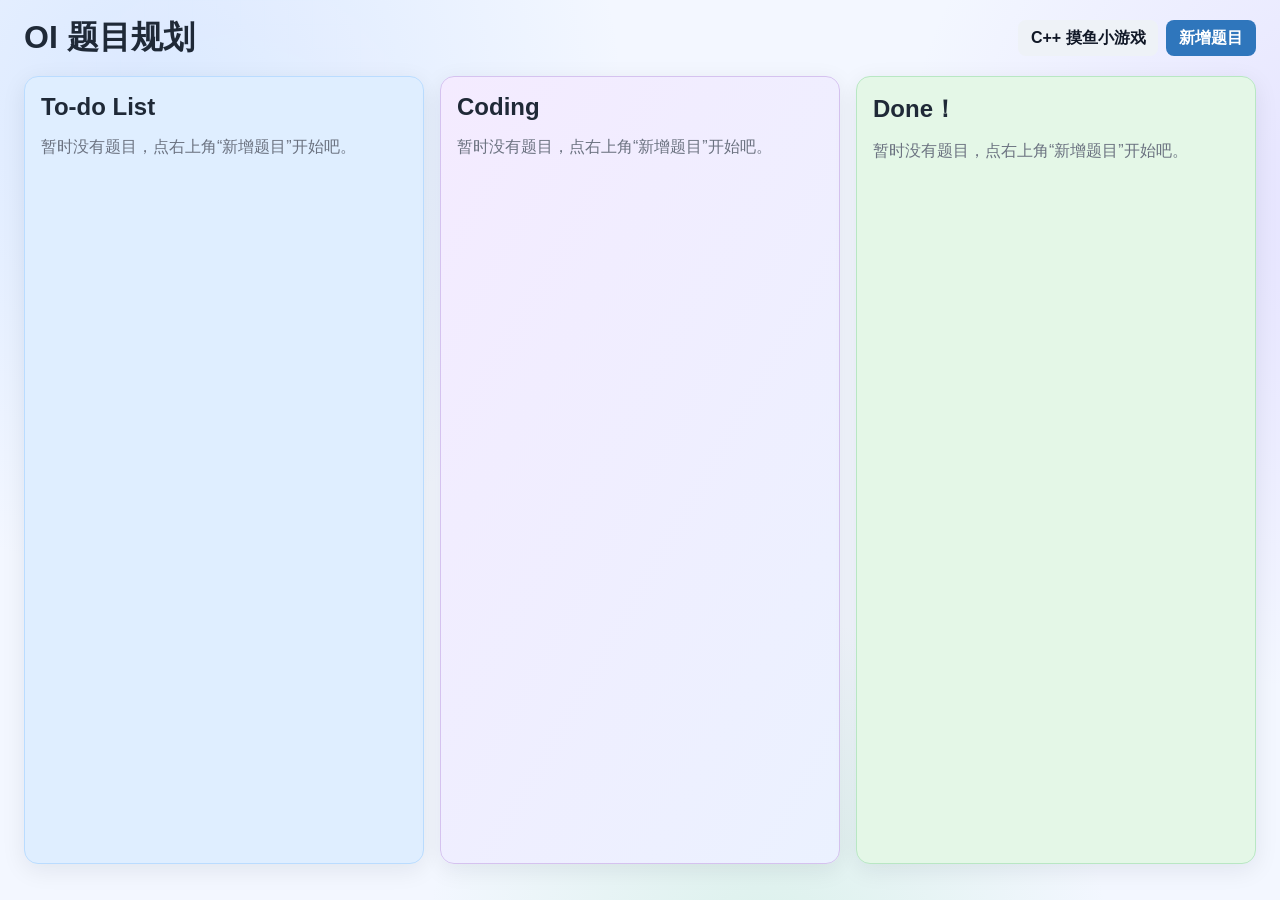
<file: index.html>
<!doctype html>
<html lang="zh-CN">
  <head>
    <meta charset="UTF-8" />
    <meta name="viewport" content="width=device-width, initial-scale=1.0" />
    <title>OI 题目规划</title>
    <link rel="stylesheet" href="styles.css" />
  </head>
  <body>
    <header class="topbar">
      <h1>OI 题目规划</h1>
      <div class="row">
        <a class="button ghost" href="game.html">C++ 摸鱼小游戏</a>
        <a class="button primary strong" href="add.html">新增题目</a>
      </div>
    </header>

    <main class="board" id="board"></main>

    <template id="problemCardTemplate">
      <article class="problem-card">
        <div class="problem-head">
          <a class="problem-title" target="_blank" rel="noopener noreferrer"></a>
          <span class="difficulty"></span>
        </div>
        <p class="problem-note"></p>
        <div class="problem-actions">
          <button class="button upgrade-btn" type="button">升级到下一池</button>
        </div>
      </article>
    </template>

    <script src="app.js"></script>
  </body>
</html>
</file>
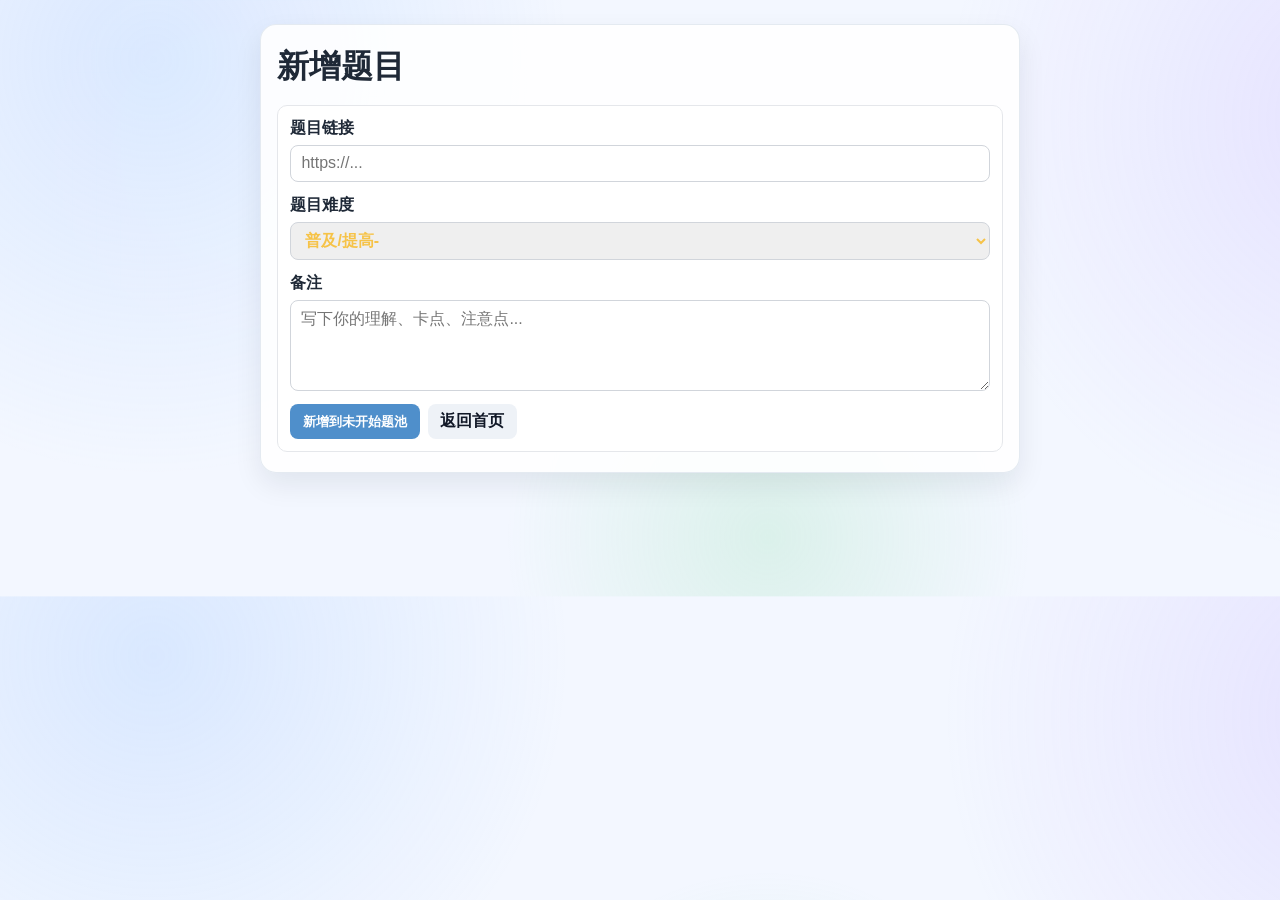
<file: add.html>
<!doctype html>
<html lang="zh-CN">
  <head>
    <meta charset="UTF-8" />
    <meta name="viewport" content="width=device-width, initial-scale=1.0" />
    <title>新增题目</title>
    <link rel="stylesheet" href="styles.css" />
  </head>
  <body>
    <main class="form-wrap">
      <h1>新增题目</h1>
      <form id="addForm" class="card">
        <label>
          题目链接
          <input id="problemLink" type="url" placeholder="https://..." required />
        </label>

        <label>
          题目难度
          <select id="problemDifficulty" required></select>
        </label>

        <label>
          备注
          <textarea id="problemNote" rows="4" placeholder="写下你的理解、卡点、注意点..."></textarea>
        </label>

        <div class="row">
          <button class="button primary" type="submit">新增到未开始题池</button>
          <a class="button ghost" href="index.html">返回首页</a>
        </div>
      </form>
    </main>

    <script src="app.js"></script>
    <script src="add.js"></script>
  </body>
</html>
</file>
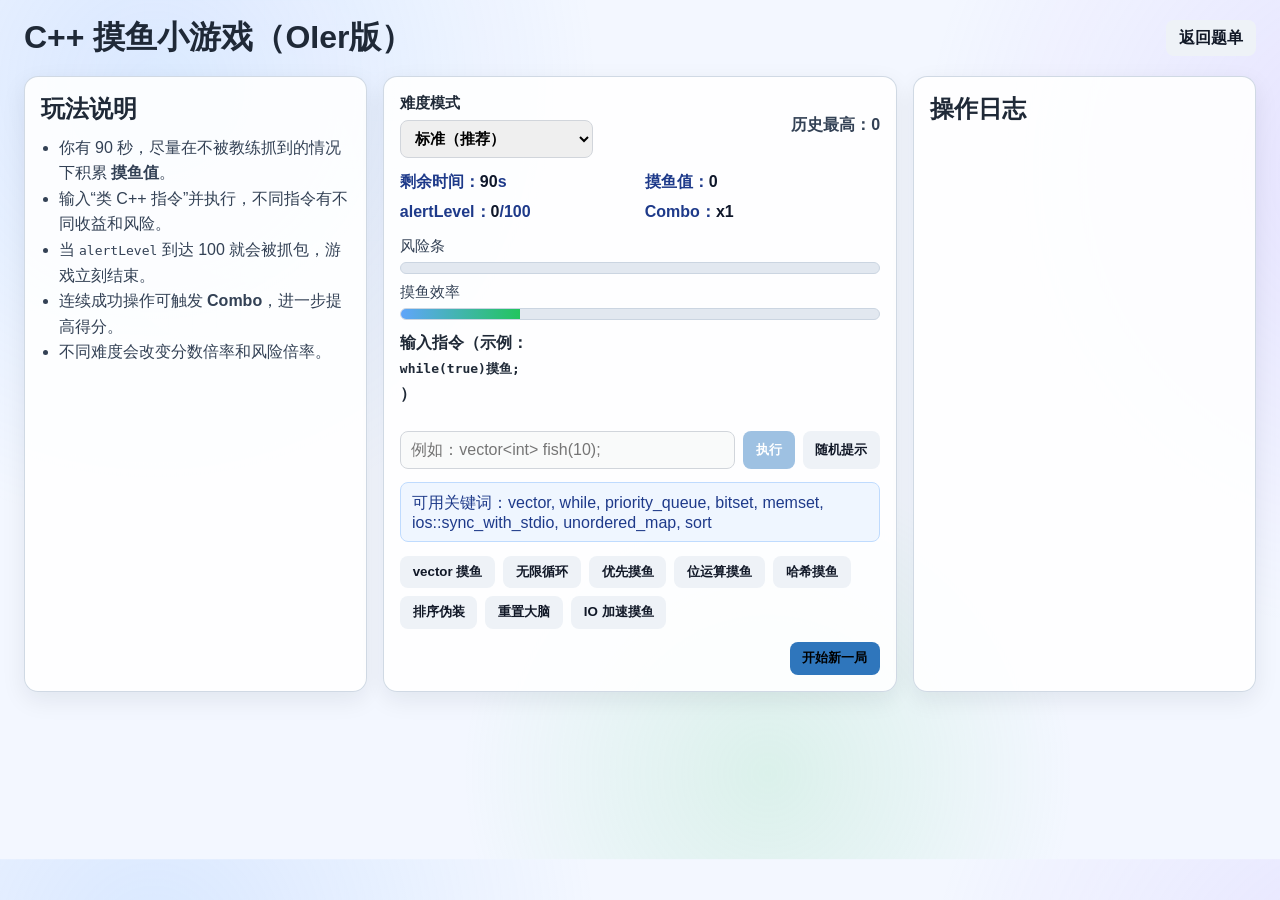
<file: game.html>
<!doctype html>
<html lang="zh-CN">
  <head>
    <meta charset="UTF-8" />
    <meta name="viewport" content="width=device-width, initial-scale=1.0" />
    <title>C++ 摸鱼小游戏（OIer版）</title>
    <link rel="stylesheet" href="styles.css" />
  </head>
  <body>
    <header class="topbar">
      <h1>C++ 摸鱼小游戏（OIer版）</h1>
      <div class="row">
        <a class="button ghost" href="index.html">返回题单</a>
      </div>
    </header>

    <main class="game-wrap">
      <section class="game-panel">
        <h2>玩法说明</h2>
        <ul class="game-rule-list">
          <li>你有 90 秒，尽量在不被教练抓到的情况下积累 <strong>摸鱼值</strong>。</li>
          <li>输入“类 C++ 指令”并执行，不同指令有不同收益和风险。</li>
          <li>当 <code>alertLevel</code> 到达 100 就会被抓包，游戏立刻结束。</li>
          <li>连续成功操作可触发 <strong>Combo</strong>，进一步提高得分。</li>
          <li>不同难度会改变分数倍率和风险倍率。</li>
        </ul>
      </section>

      <section class="game-panel game-stage">
        <div class="game-meta">
          <label class="difficulty-line" for="difficultySelect">
            难度模式
            <select id="difficultySelect">
              <option value="casual">轻松（风险低）</option>
              <option value="standard" selected>标准（推荐）</option>
              <option value="hard">冲榜（高风险高收益）</option>
            </select>
          </label>
          <div class="best-score">历史最高：<strong id="bestScore">0</strong></div>
        </div>

        <div class="game-status">
          <div><span>剩余时间：</span><strong id="timeLeft">90</strong>s</div>
          <div><span>摸鱼值：</span><strong id="score">0</strong></div>
          <div><span>alertLevel：</span><strong id="alert">0</strong>/100</div>
          <div><span>Combo：</span><strong id="combo">x1</strong></div>
        </div>

        <div class="status-bars" aria-label="状态进度条">
          <div class="bar-wrap">
            <span>风险条</span>
            <div class="bar danger"><i id="alertBar"></i></div>
          </div>
          <div class="bar-wrap">
            <span>摸鱼效率</span>
            <div class="bar good"><i id="comboBar"></i></div>
          </div>
        </div>

        <label for="commandInput">输入指令（示例：<code>while(true)摸鱼;</code>）</label>
        <div class="command-row">
          <input
            id="commandInput"
            type="text"
            placeholder="例如：vector<int> fish(10);"
            autocomplete="off"
          />
          <button id="runBtn" class="button primary" type="button">执行</button>
          <button id="hintBtn" class="button ghost" type="button">随机提示</button>
        </div>

        <p id="hintText" class="game-hint">可用关键词：vector, while, priority_queue, bitset, memset, ios::sync_with_stdio, unordered_map, sort</p>

        <div class="preset-actions" aria-label="快捷指令">
          <button class="button ghost preset-btn" data-command="vector<int> fish(20);" type="button">vector 摸鱼</button>
          <button class="button ghost preset-btn" data-command="while(true)摸鱼;" type="button">无限循环</button>
          <button class="button ghost preset-btn" data-command="priority_queue<Task> pq;" type="button">优先摸鱼</button>
          <button class="button ghost preset-btn" data-command="bitset<1000> bs;" type="button">位运算摸鱼</button>
          <button class="button ghost preset-btn" data-command="unordered_map<int,int> mp;" type="button">哈希摸鱼</button>
          <button class="button ghost preset-btn" data-command="sort(a.begin(), a.end());" type="button">排序伪装</button>
          <button class="button ghost preset-btn" data-command="memset(brain, 0, sizeof(brain));" type="button">重置大脑</button>
          <button class="button ghost preset-btn" data-command="ios::sync_with_stdio(false);" type="button">IO 加速摸鱼</button>
        </div>

        <div class="game-actions">
          <button id="startBtn" class="button strong" type="button">开始新一局</button>
        </div>
      </section>

      <section class="game-panel">
        <h2>操作日志</h2>
        <ol id="logList" class="log-list"></ol>
      </section>
    </main>

    <script src="game.js"></script>
  </body>
</html>
</file>
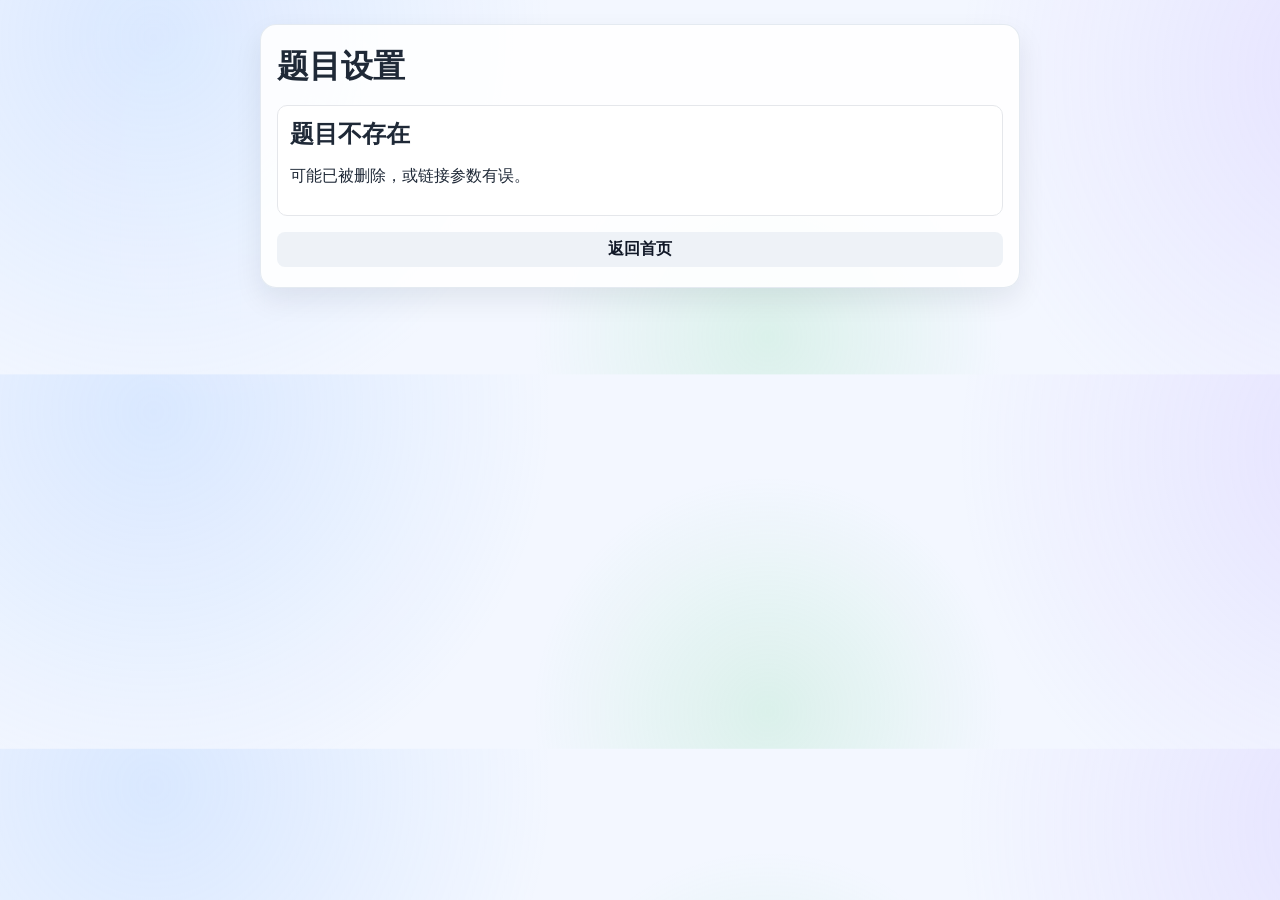
<file: problem.html>
<!doctype html>
<html lang="zh-CN">
  <head>
    <meta charset="UTF-8" />
    <meta name="viewport" content="width=device-width, initial-scale=1.0" />
    <title>题目设置</title>
    <link rel="stylesheet" href="styles.css" />
  </head>
  <body>
    <main class="form-wrap">
      <h1>题目设置</h1>
      <form id="problemSettingsForm" class="card"></form>
      <a class="button ghost" href="index.html">返回首页</a>
    </main>

    <script src="app.js"></script>
    <script src="problem.js"></script>
  </body>
</html>
</file>
<file: styles.css>
:root {
  --bg: #f3f7ff;
  --card: #ffffff;
  --text: #1f2937;
  --muted: #6b7280;
  --blue-main: #2f76bc;
  --blue-main-light: #4f8fcb;
  --blue-soft: #dfeeff;
  --green-soft: #e4f7e7;
}

* {
  box-sizing: border-box;
}

body {
  margin: 0;
  font-family: "Segoe UI", "PingFang SC", "Microsoft YaHei", sans-serif;
  background:
    radial-gradient(circle at 10% 10%, rgba(126, 179, 255, 0.22), transparent 28%),
    radial-gradient(circle at 90% 20%, rgba(170, 139, 255, 0.2), transparent 30%),
    radial-gradient(circle at 50% 90%, rgba(123, 216, 154, 0.2), transparent 28%),
    var(--bg);
  background-size: 120% 120%;
  color: var(--text);
  animation: bgFlow 14s ease-in-out infinite;
  position: relative;
  overflow-x: hidden;
}

body::before {
  content: "";
  position: fixed;
  inset: 0;
  pointer-events: none;
  opacity: 0.34;
  background-image:
    linear-gradient(rgba(79, 143, 203, 0.09) 1px, transparent 1px),
    linear-gradient(90deg, rgba(79, 143, 203, 0.09) 1px, transparent 1px),
    radial-gradient(circle at 20% 20%, rgba(255, 255, 255, 0.28), transparent 26%);
  background-size: 24px 24px, 24px 24px, 100% 100%;
  mix-blend-mode: soft-light;
  z-index: -1;
}

@keyframes bgFlow {
  0% { background-position: 0% 0%, 100% 20%, 50% 100%; }
  50% { background-position: 12% 8%, 88% 18%, 48% 92%; }
  100% { background-position: 0% 0%, 100% 20%, 50% 100%; }
}

.topbar {
  display: flex;
  justify-content: space-between;
  align-items: center;
  padding: 1rem 1.5rem;
}

h1,
h2 { margin: 0; }

.board {
  display: grid;
  grid-template-columns: repeat(3, minmax(0, 1fr));
  align-items: start;
  gap: 1rem;
  padding: 0 1.5rem 1.5rem;
}

@media (max-width: 1080px) {
  .board { grid-template-columns: 1fr; }
}

.pool {
  border-radius: 14px;
  padding: 1rem;
  min-height: calc(100vh - 112px);
  box-shadow: 0 6px 24px rgba(17, 24, 39, 0.08);
  transition: box-shadow 0.25s ease;
}

.pool:hover { box-shadow: 0 10px 28px rgba(17, 24, 39, 0.12); }

.pool h2 {
  display: flex;
  justify-content: space-between;
  align-items: baseline;
  margin-bottom: 0.8rem;
}

.pool-todo { background: var(--blue-soft); border: 1px solid #badcff; }

.pool-coding {
  background: linear-gradient(120deg, #f4ebff, #eaf2ff, #f4ebff);
  background-size: 220% 220%;
  border: 1px solid #d5c2ef;
  animation: moving 6s ease infinite;
}

@keyframes moving {
  0% { background-position: 0% 50%; }
  50% { background-position: 100% 50%; }
  100% { background-position: 0% 50%; }
}

.pool-done { background: var(--green-soft); border: 1px solid #b8e7c3; }

.problem-list { display: grid; gap: 0.75rem; }

.problem-card,
.card {
  background: var(--card);
  border-radius: 10px;
  padding: 0.75rem;
  border: 1px solid #e5e7eb;
  transition: transform 0.2s ease, box-shadow 0.2s ease;
}

.problem-card { cursor: pointer; }

.problem-card:hover,
.card:hover {
  transform: translateY(-2px);
  box-shadow: 0 8px 18px rgba(0, 0, 0, 0.06);
}

.problem-head { display: flex; flex-direction: column; gap: 0.4rem; }

.problem-title {
  color: #5e9ff0;
  text-decoration: none;
  font-weight: 800;
  font-size: 1.5rem;
  line-height: 1.2;
  letter-spacing: 0.2px;
  display: inline-block;
  align-self: flex-start;
}

.problem-title:hover { color: #1e3a8a; }

.difficulty { font-weight: 700; }

.problem-note {
  color: #374151;
  margin: 0.7rem 0;
  white-space: pre-wrap;
}

.problem-actions { display: flex; gap: 0.5rem; flex-wrap: wrap; }

.button {
  display: inline-flex;
  align-items: center;
  justify-content: center;
  border: 0;
  border-radius: 8px;
  padding: 0.45rem 0.8rem;
  text-decoration: none;
  cursor: pointer;
  font-weight: 600;
  transition: background-color 0.2s ease, transform 0.15s ease;
}

.button:hover { transform: translateY(-1px); }
.button:disabled { opacity: 0.55; cursor: not-allowed; }
.button:disabled:hover { transform: none; }

.button.primary,
.button.upgrade-btn { background: var(--blue-main-light); color: #fff; }

.button.primary:hover,
.button.upgrade-btn:hover { background: var(--blue-main); }

.button.upgrade-btn { font-size: 1rem; padding: 0.65rem 1.1rem; }

.button.ghost { background: #eef2f7; color: #111827; }
.button.ghost:hover { background: #e5eaf2; }

.button.danger { background: #ef4444; color: #fff; }
.button.danger:hover { background: #dc2626; }

.button.strong { background: #2f76bc; }
.button.strong:hover { background: #1f5f99; }

.form-wrap {
  max-width: 760px;
  margin: 1.5rem auto;
  padding: 1.25rem 1rem;
  display: grid;
  gap: 1rem;
  background: rgba(255, 255, 255, 0.88);
  border: 1px solid rgba(226, 232, 240, 0.9);
  border-radius: 16px;
  box-shadow: 0 12px 28px rgba(15, 23, 42, 0.08);
}

.settings-title { margin-bottom: 0.8rem; }

label {
  display: grid;
  gap: 0.35rem;
  margin-bottom: 0.8rem;
  font-weight: 600;
}

input, select, textarea {
  width: 100%;
  border: 1px solid #d1d5db;
  border-radius: 8px;
  padding: 0.55rem 0.65rem;
  font: inherit;
}

input, textarea { font-weight: 400; }

select { font-weight: 700; }

.row { display: flex; gap: 0.5rem; flex-wrap: wrap; }

.empty { color: var(--muted); margin-top: 0.2rem; }

.card-pop-in { animation: popIn 0.45s ease; }
.card-upgrade-in { animation: upgradePulse 0.7s ease; }

@keyframes popIn {
  0% { opacity: 0; transform: translateY(8px) scale(0.98); }
  100% { opacity: 1; transform: translateY(0) scale(1); }
}

@keyframes upgradePulse {
  0% { box-shadow: 0 0 0 0 rgba(79, 143, 203, 0.45); transform: scale(0.98); }
  60% { box-shadow: 0 0 0 14px rgba(79, 143, 203, 0); transform: scale(1.01); }
  100% { box-shadow: 0 0 0 0 rgba(79, 143, 203, 0); transform: scale(1); }
}

.submitting { animation: submitPulse 0.35s ease; }

@keyframes submitPulse {
  0% { transform: scale(1); }
  50% { transform: scale(0.995); }
  100% { transform: scale(1); }
}

.upgrade-toast {
  position: fixed;
  left: 50%;
  top: 16px;
  z-index: 999;
  background: #1f5f99;
  color: #fff;
  border-radius: 12px;
  padding: 0.65rem 0.9rem;
  box-shadow: 0 10px 26px rgba(31, 95, 153, 0.35);
  opacity: 0;
  transform: translate(-50%, -16px);
  transition: opacity 0.25s ease, transform 0.25s ease;
}

.upgrade-toast.visible {
  opacity: 1;
  transform: translate(-50%, 0);
}

.firework-burst {
  position: fixed;
  left: 50%;
  top: 48px;
  width: 1px;
  height: 1px;
  pointer-events: none;
  z-index: 998;
}

.firework-particle {
  --dx: 0px;
  --dy: 0px;
  --delay: 0s;
  --color: #7ec0ff;
  position: absolute;
  left: 0;
  top: 0;
  width: 8px;
  height: 8px;
  border-radius: 999px;
  background: radial-gradient(circle at 30% 30%, #fff, var(--color) 55%, rgba(15, 23, 42, 0.25) 100%);
  opacity: 0;
}

.firework-burst.visible .firework-particle {
  animation: fireworkBlast 0.62s ease-out var(--delay) forwards;
}

@keyframes fireworkBlast {
  0% { opacity: 1; transform: translate(0, 0) scale(0.35); }
  75% { opacity: 1; }
  100% { opacity: 0; transform: translate(var(--dx), var(--dy)) scale(0.08); }
}

.game-wrap {
  display: grid;
  grid-template-columns: minmax(260px, 1fr) minmax(420px, 1.5fr) minmax(260px, 1fr);
  gap: 1rem;
  padding: 0 1.5rem 1.5rem;
}

.game-panel {
  background: rgba(255, 255, 255, 0.88);
  border: 1px solid rgba(203, 213, 225, 0.9);
  border-radius: 14px;
  padding: 1rem;
  box-shadow: 0 8px 24px rgba(15, 23, 42, 0.08);
}

.game-rule-list {
  margin: 0.6rem 0 0;
  padding-left: 1.1rem;
  color: #334155;
  line-height: 1.6;
}

.game-stage {
  display: grid;
  gap: 0.85rem;
}

.game-status {
  display: grid;
  grid-template-columns: repeat(2, minmax(0, 1fr));
  gap: 0.6rem;
  font-weight: 700;
  color: #1e3a8a;
}

.game-status strong {
  color: #0f172a;
}

.command-row {
  display: grid;
  grid-template-columns: 1fr auto auto;
  gap: 0.5rem;
}

.preset-actions {
  display: flex;
  gap: 0.5rem;
  flex-wrap: wrap;
}

.game-actions {
  display: flex;
  justify-content: flex-end;
}

.game-hint {
  margin: 0;
  padding: 0.6rem 0.7rem;
  border-radius: 8px;
  background: #eff6ff;
  color: #1e3a8a;
  border: 1px solid #bfdbfe;
}

.log-list {
  margin: 0.6rem 0 0;
  padding-left: 1.1rem;
  max-height: 60vh;
  overflow: auto;
  display: grid;
  gap: 0.45rem;
}

.log-item {
  padding: 0.4rem 0.55rem;
  border-radius: 8px;
  list-style: decimal;
  background: #f8fafc;
}

.log-good {
  border-left: 4px solid #22c55e;
}

.log-warn {
  border-left: 4px solid #ef4444;
}

.log-result {
  border-left: 4px solid #7c3aed;
  font-weight: 700;
}

@media (max-width: 1180px) {
  .game-wrap {
    grid-template-columns: 1fr;
  }

  .command-row {
    grid-template-columns: 1fr;
  }
}

.game-meta {
  display: flex;
  justify-content: space-between;
  align-items: center;
  gap: 0.8rem;
  flex-wrap: wrap;
}

.difficulty-line {
  margin: 0;
  font-size: 0.95rem;
}

.best-score {
  color: #334155;
  font-weight: 700;
}

.status-bars {
  display: grid;
  gap: 0.6rem;
}

.bar-wrap {
  display: grid;
  gap: 0.35rem;
  font-size: 0.92rem;
  color: #334155;
}

.bar {
  height: 12px;
  border-radius: 999px;
  overflow: hidden;
  background: #e2e8f0;
  border: 1px solid #cbd5e1;
}

.bar i {
  display: block;
  width: 0;
  height: 100%;
  transition: width 0.2s ease;
}

.bar.danger i {
  background: linear-gradient(90deg, #f59e0b, #ef4444);
}

.bar.good i {
  background: linear-gradient(90deg, #60a5fa, #22c55e);
}
</file>
